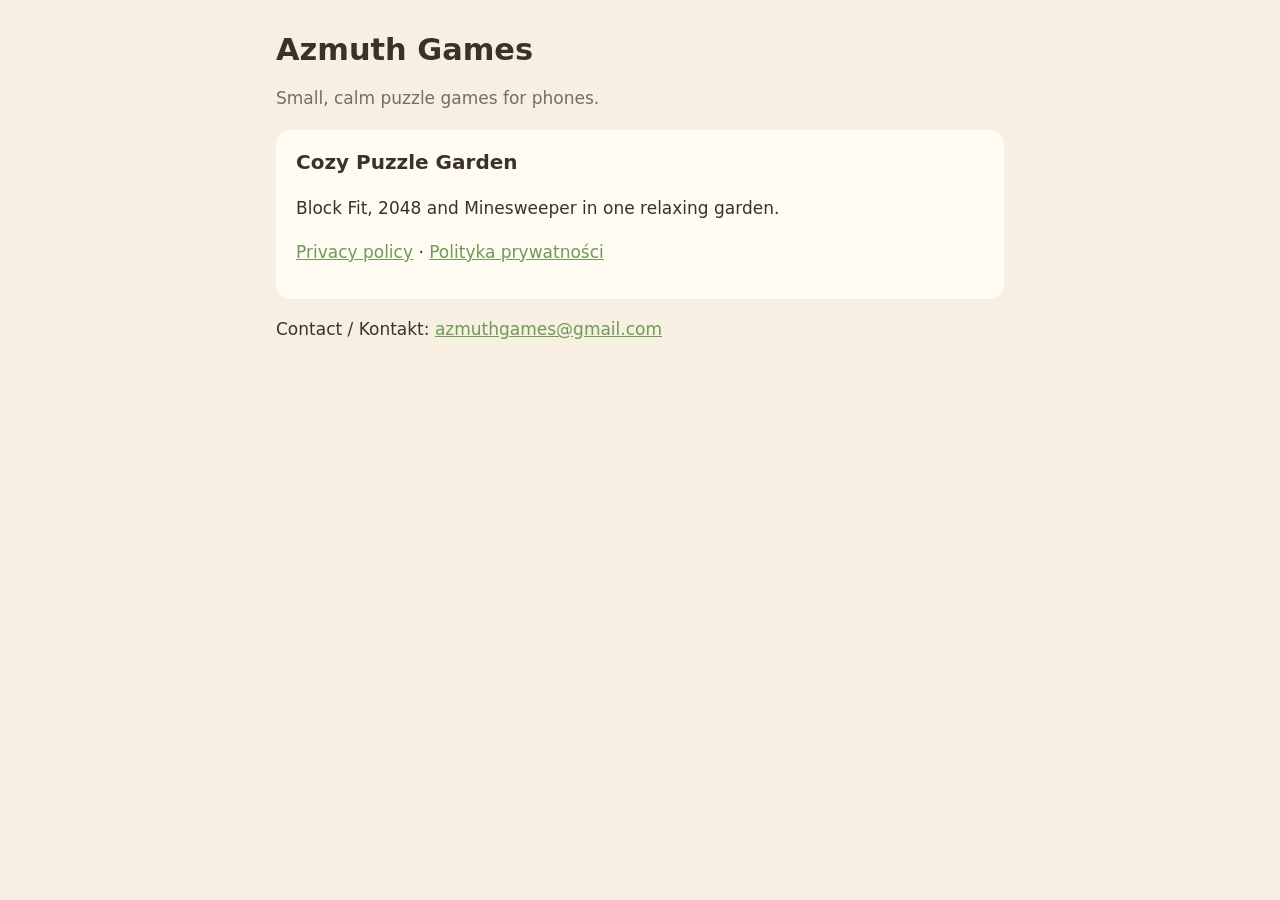
<file: index.html>
<!doctype html>
<html lang="en">
<head>
<meta charset="utf-8">
<meta name="viewport" content="width=device-width, initial-scale=1">
<title>Azmuth Games</title>
<link rel="stylesheet" href="style.css">
</head>
<body>
<main>
  <h1>Azmuth Games</h1>
  <p class="muted">Small, calm puzzle games for phones.</p>

  <div class="card">
    <h2 style="margin-top:0">Cozy Puzzle Garden</h2>
    <p>Block Fit, 2048 and Minesweeper in one relaxing garden.</p>
    <p><a href="cozy-puzzle-garden/privacy.html">Privacy policy</a> ·
       <a href="cozy-puzzle-garden/privacy.html#pl">Polityka prywatności</a></p>
  </div>

  <p>Contact / Kontakt: <a href="mailto:azmuthgames@gmail.com">azmuthgames@gmail.com</a></p>
</main>
</body>
</html>
</file>
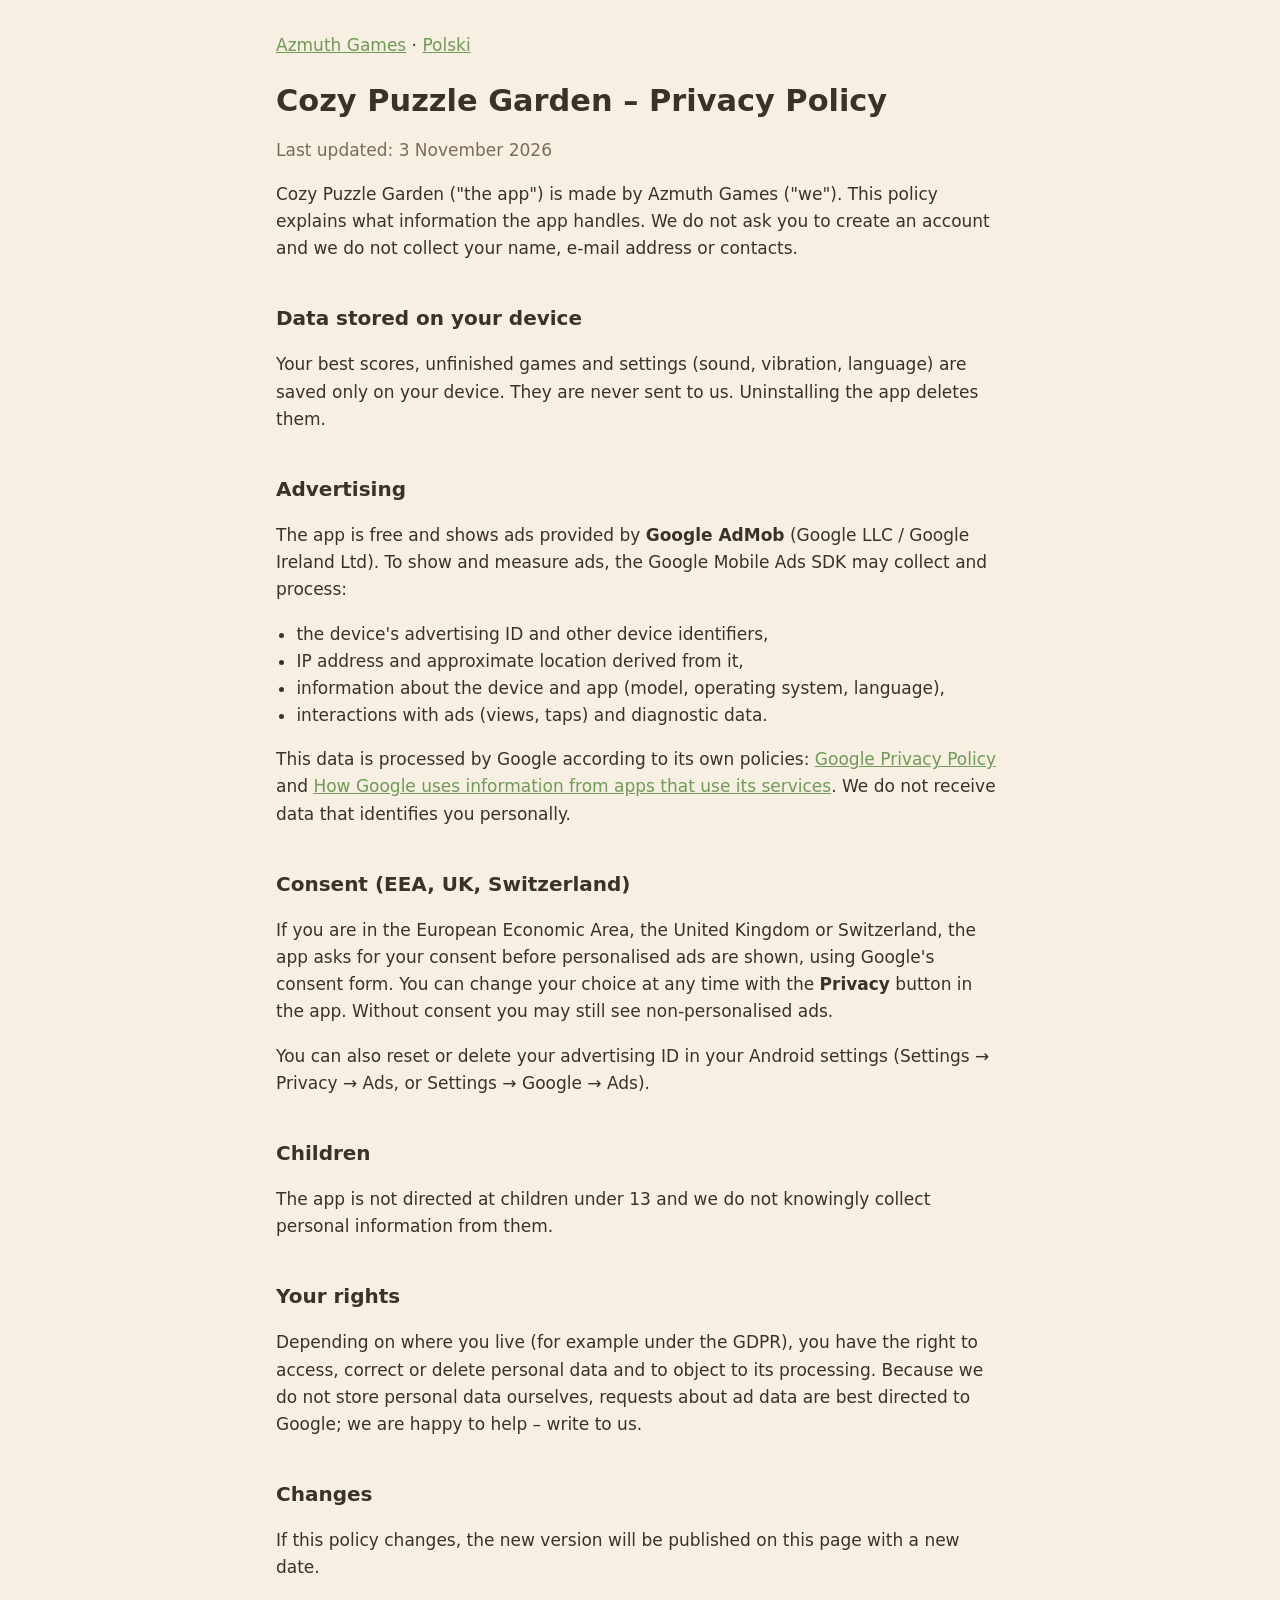
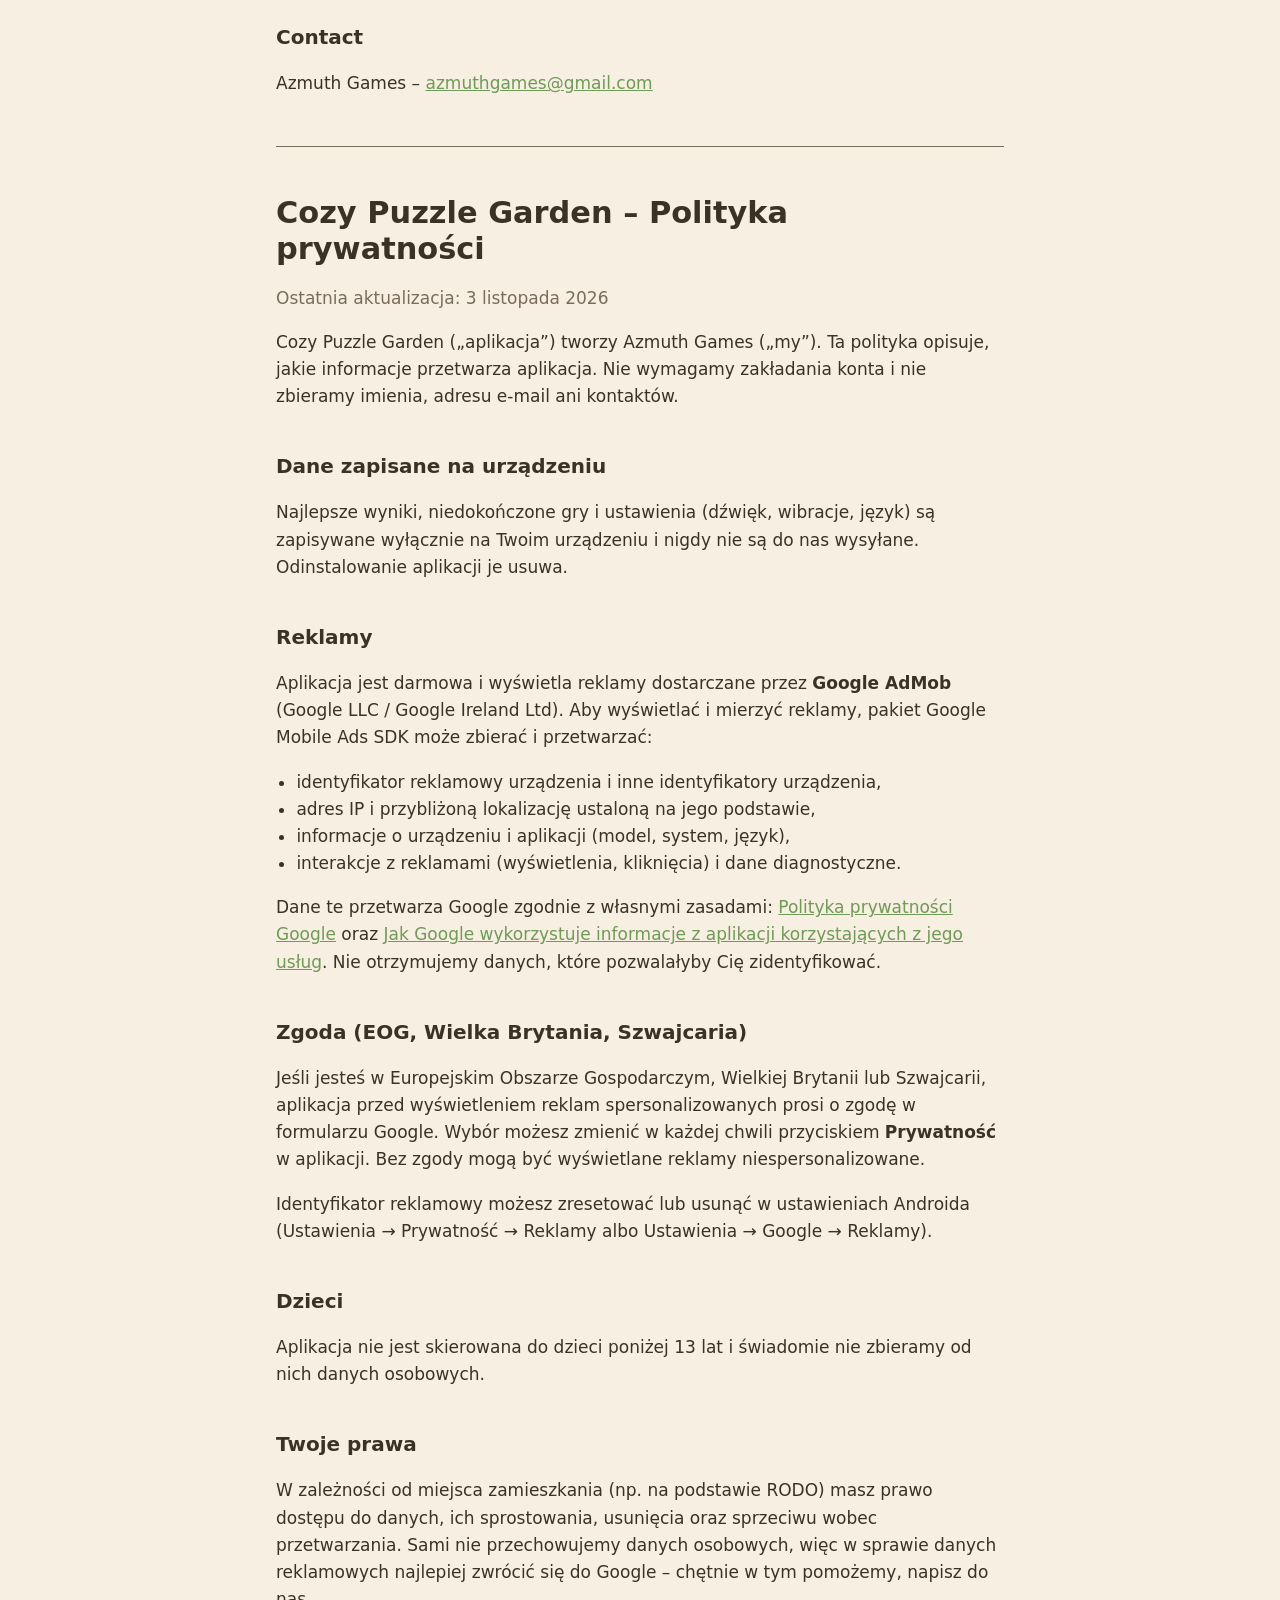
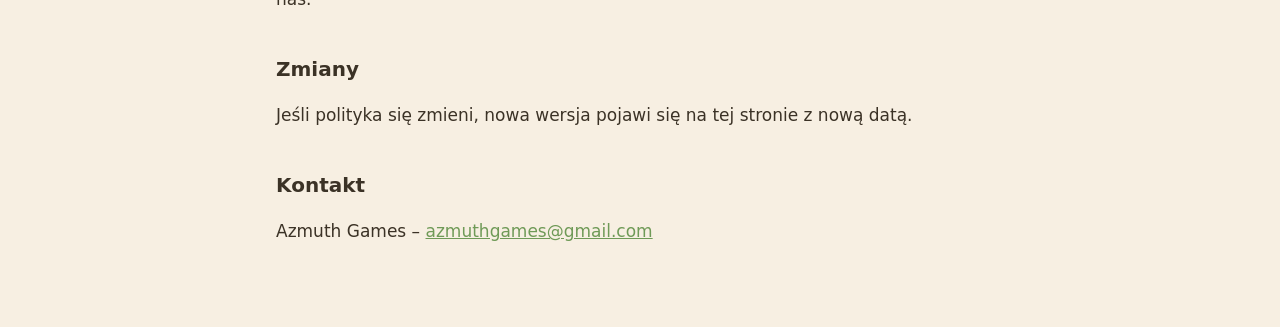
<file: cozy-puzzle-garden/privacy.html>
<!doctype html>
<html lang="en">
<head>
<meta charset="utf-8">
<meta name="viewport" content="width=device-width, initial-scale=1">
<title>Cozy Puzzle Garden – Privacy Policy</title>
<link rel="stylesheet" href="../style.css">
</head>
<body>
<main>
<nav><a href="../">Azmuth Games</a> · <a href="#pl">Polski</a></nav>

<h1>Cozy Puzzle Garden – Privacy Policy</h1>
<p class="muted">Last updated: 3 November 2026</p>

<p>Cozy Puzzle Garden ("the app") is made by Azmuth Games ("we"). This policy
explains what information the app handles. We do not ask you to create an
account and we do not collect your name, e-mail address or contacts.</p>

<h2>Data stored on your device</h2>
<p>Your best scores, unfinished games and settings (sound, vibration,
language) are saved only on your device. They are never sent to us. Uninstalling
the app deletes them.</p>

<h2>Advertising</h2>
<p>The app is free and shows ads provided by <strong>Google AdMob</strong>
(Google LLC / Google Ireland Ltd). To show and measure ads, the Google Mobile
Ads SDK may collect and process:</p>
<ul>
  <li>the device's advertising ID and other device identifiers,</li>
  <li>IP address and approximate location derived from it,</li>
  <li>information about the device and app (model, operating system, language),</li>
  <li>interactions with ads (views, taps) and diagnostic data.</li>
</ul>
<p>This data is processed by Google according to its own policies:
<a href="https://policies.google.com/privacy">Google Privacy Policy</a> and
<a href="https://policies.google.com/technologies/partner-sites">How Google uses
information from apps that use its services</a>. We do not receive data that
identifies you personally.</p>

<h2>Consent (EEA, UK, Switzerland)</h2>
<p>If you are in the European Economic Area, the United Kingdom or Switzerland,
the app asks for your consent before personalised ads are shown, using
Google's consent form. You can change your choice at any time with the
<strong>Privacy</strong> button in the app. Without consent you may still see
non-personalised ads.</p>
<p>You can also reset or delete your advertising ID in your Android settings
(Settings → Privacy → Ads, or Settings → Google → Ads).</p>

<h2>Children</h2>
<p>The app is not directed at children under 13 and we do not knowingly
collect personal information from them.</p>

<h2>Your rights</h2>
<p>Depending on where you live (for example under the GDPR), you have the right
to access, correct or delete personal data and to object to its processing.
Because we do not store personal data ourselves, requests about ad data are
best directed to Google; we are happy to help – write to us.</p>

<h2>Changes</h2>
<p>If this policy changes, the new version will be published on this page with a
new date.</p>

<h2>Contact</h2>
<p>Azmuth Games – <a href="mailto:azmuthgames@gmail.com">azmuthgames@gmail.com</a></p>

<hr style="margin:48px 0;border:none;border-top:1px solid var(--muted)">

<h1 id="pl">Cozy Puzzle Garden – Polityka prywatności</h1>
<p class="muted">Ostatnia aktualizacja: 3 listopada 2026</p>

<p>Cozy Puzzle Garden („aplikacja”) tworzy Azmuth Games („my”). Ta polityka
opisuje, jakie informacje przetwarza aplikacja. Nie wymagamy zakładania konta
i nie zbieramy imienia, adresu e-mail ani kontaktów.</p>

<h2>Dane zapisane na urządzeniu</h2>
<p>Najlepsze wyniki, niedokończone gry i ustawienia (dźwięk, wibracje, język)
są zapisywane wyłącznie na Twoim urządzeniu i nigdy nie są do nas wysyłane.
Odinstalowanie aplikacji je usuwa.</p>

<h2>Reklamy</h2>
<p>Aplikacja jest darmowa i wyświetla reklamy dostarczane przez
<strong>Google AdMob</strong> (Google LLC / Google Ireland Ltd). Aby wyświetlać
i mierzyć reklamy, pakiet Google Mobile Ads SDK może zbierać i przetwarzać:</p>
<ul>
  <li>identyfikator reklamowy urządzenia i inne identyfikatory urządzenia,</li>
  <li>adres IP i przybliżoną lokalizację ustaloną na jego podstawie,</li>
  <li>informacje o urządzeniu i aplikacji (model, system, język),</li>
  <li>interakcje z reklamami (wyświetlenia, kliknięcia) i dane diagnostyczne.</li>
</ul>
<p>Dane te przetwarza Google zgodnie z własnymi zasadami:
<a href="https://policies.google.com/privacy?hl=pl">Polityka prywatności Google</a> oraz
<a href="https://policies.google.com/technologies/partner-sites?hl=pl">Jak Google wykorzystuje
informacje z aplikacji korzystających z jego usług</a>. Nie otrzymujemy danych,
które pozwalałyby Cię zidentyfikować.</p>

<h2>Zgoda (EOG, Wielka Brytania, Szwajcaria)</h2>
<p>Jeśli jesteś w Europejskim Obszarze Gospodarczym, Wielkiej Brytanii lub
Szwajcarii, aplikacja przed wyświetleniem reklam spersonalizowanych prosi
o zgodę w formularzu Google. Wybór możesz zmienić w każdej chwili przyciskiem
<strong>Prywatność</strong> w aplikacji. Bez zgody mogą być wyświetlane reklamy
niespersonalizowane.</p>
<p>Identyfikator reklamowy możesz zresetować lub usunąć w ustawieniach Androida
(Ustawienia → Prywatność → Reklamy albo Ustawienia → Google → Reklamy).</p>

<h2>Dzieci</h2>
<p>Aplikacja nie jest skierowana do dzieci poniżej 13 lat i świadomie nie
zbieramy od nich danych osobowych.</p>

<h2>Twoje prawa</h2>
<p>W zależności od miejsca zamieszkania (np. na podstawie RODO) masz prawo
dostępu do danych, ich sprostowania, usunięcia oraz sprzeciwu wobec
przetwarzania. Sami nie przechowujemy danych osobowych, więc w sprawie danych
reklamowych najlepiej zwrócić się do Google – chętnie w tym pomożemy, napisz
do nas.</p>

<h2>Zmiany</h2>
<p>Jeśli polityka się zmieni, nowa wersja pojawi się na tej stronie z nową
datą.</p>

<h2>Kontakt</h2>
<p>Azmuth Games – <a href="mailto:azmuthgames@gmail.com">azmuthgames@gmail.com</a></p>
</main>
</body>
</html>
</file>
<file: style.css>
:root { --bg: #f7efe2; --text: #3b3226; --muted: #7a6c5a; --accent: #6f9a57; --card: #fffaf2; }
@media (prefers-color-scheme: dark) {
  :root { --bg: #1f1b16; --text: #efe6d8; --muted: #b3a690; --accent: #9cc985; --card: #2a251f; }
}
* { box-sizing: border-box; }
body { margin: 0; background: var(--bg); color: var(--text);
  font: 17px/1.6 system-ui, -apple-system, "Segoe UI", Roboto, sans-serif; }
main { max-width: 760px; margin: 0 auto; padding: 32px 16px 64px; }
h1 { font-size: 1.9rem; line-height: 1.2; margin: 0 0 4px; }
h2 { font-size: 1.25rem; margin: 2em 0 0.4em; }
a { color: var(--accent); }
.muted { color: var(--muted); }
.card { background: var(--card); border-radius: 14px; padding: 16px 20px; margin: 16px 0; }
nav { margin-bottom: 24px; }
ul { padding-left: 1.2em; }
</file>
